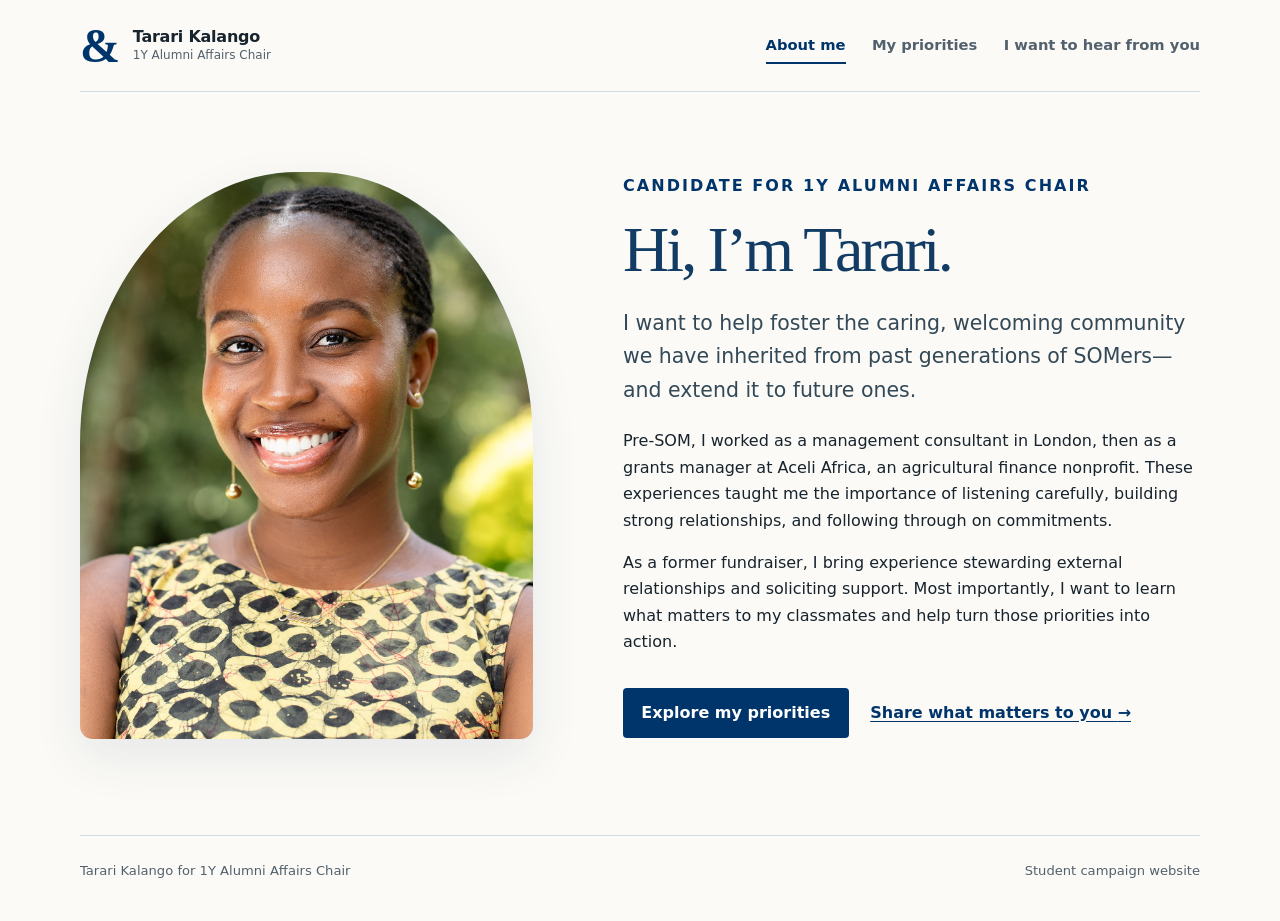
<file: index.html>
<!doctype html>
<html lang="en">
<head>
  <meta charset="utf-8">
  <meta name="viewport" content="width=device-width, initial-scale=1">
  <meta name="description" content="Meet Tarari Kalango, candidate for 1Y Alumni Affairs Chair.">
  <title>About Tarari | 1Y Alumni Affairs Chair</title>
  <link rel="stylesheet" href="assets/styles.css">
  <script src="assets/site.js" defer></script>
</head>
<body>
  <a class="skip-link" href="#main">Skip to content</a>
  <header class="site-header">
    <a class="brand" href="index.html" aria-label="Tarari Kalango campaign home">
      <span class="brand-mark" aria-hidden="true">&amp;</span>
      <span><strong>Tarari Kalango</strong><small>1Y Alumni Affairs Chair</small></span>
    </a>
    <button class="menu-toggle" type="button" aria-expanded="false" aria-controls="site-nav">Menu</button>
    <nav id="site-nav" class="site-nav" aria-label="Primary navigation">
      <a href="index.html" aria-current="page">About me</a>
      <a href="priorities.html">My priorities</a>
      <a href="feedback.html">I want to hear from you</a>
    </nav>
  </header>

  <main id="main">
    <section class="hero about-grid">
      <div class="portrait-frame">
        <img src="assets/E698EF66-FDB8-4934-9797-9FAAE15C88FA_1_105_c.jpeg" alt="Tarari Kalango smiling outdoors">
      </div>
      <div class="hero-copy">
        <p class="eyebrow">Candidate for 1Y Alumni Affairs Chair</p>
        <h1>Hi, I’m Tarari.</h1>
        <p class="lede">I want to help foster the caring, welcoming community we have inherited from past generations of SOMers—and extend it to future ones.</p>
        <p>Pre-SOM, I worked as a management consultant in London, then as a grants manager at Aceli Africa, an agricultural finance nonprofit. These experiences taught me the importance of listening carefully, building strong relationships, and following through on commitments.</p>
        <p>As a former fundraiser, I bring experience stewarding external relationships and soliciting support. Most importantly, I want to learn what matters to my classmates and help turn those priorities into action.</p>
        <div class="button-row">
          <a class="button" href="priorities.html">Explore my priorities</a>
          <a class="text-link" href="feedback.html">Share what matters to you <span aria-hidden="true">→</span></a>
        </div>
      </div>
    </section>
  </main>

  <footer class="site-footer">
    <p>Tarari Kalango for 1Y Alumni Affairs Chair</p>
    <p class="fine-print">Student campaign website</p>
  </footer>
</body>
</html>
</file>
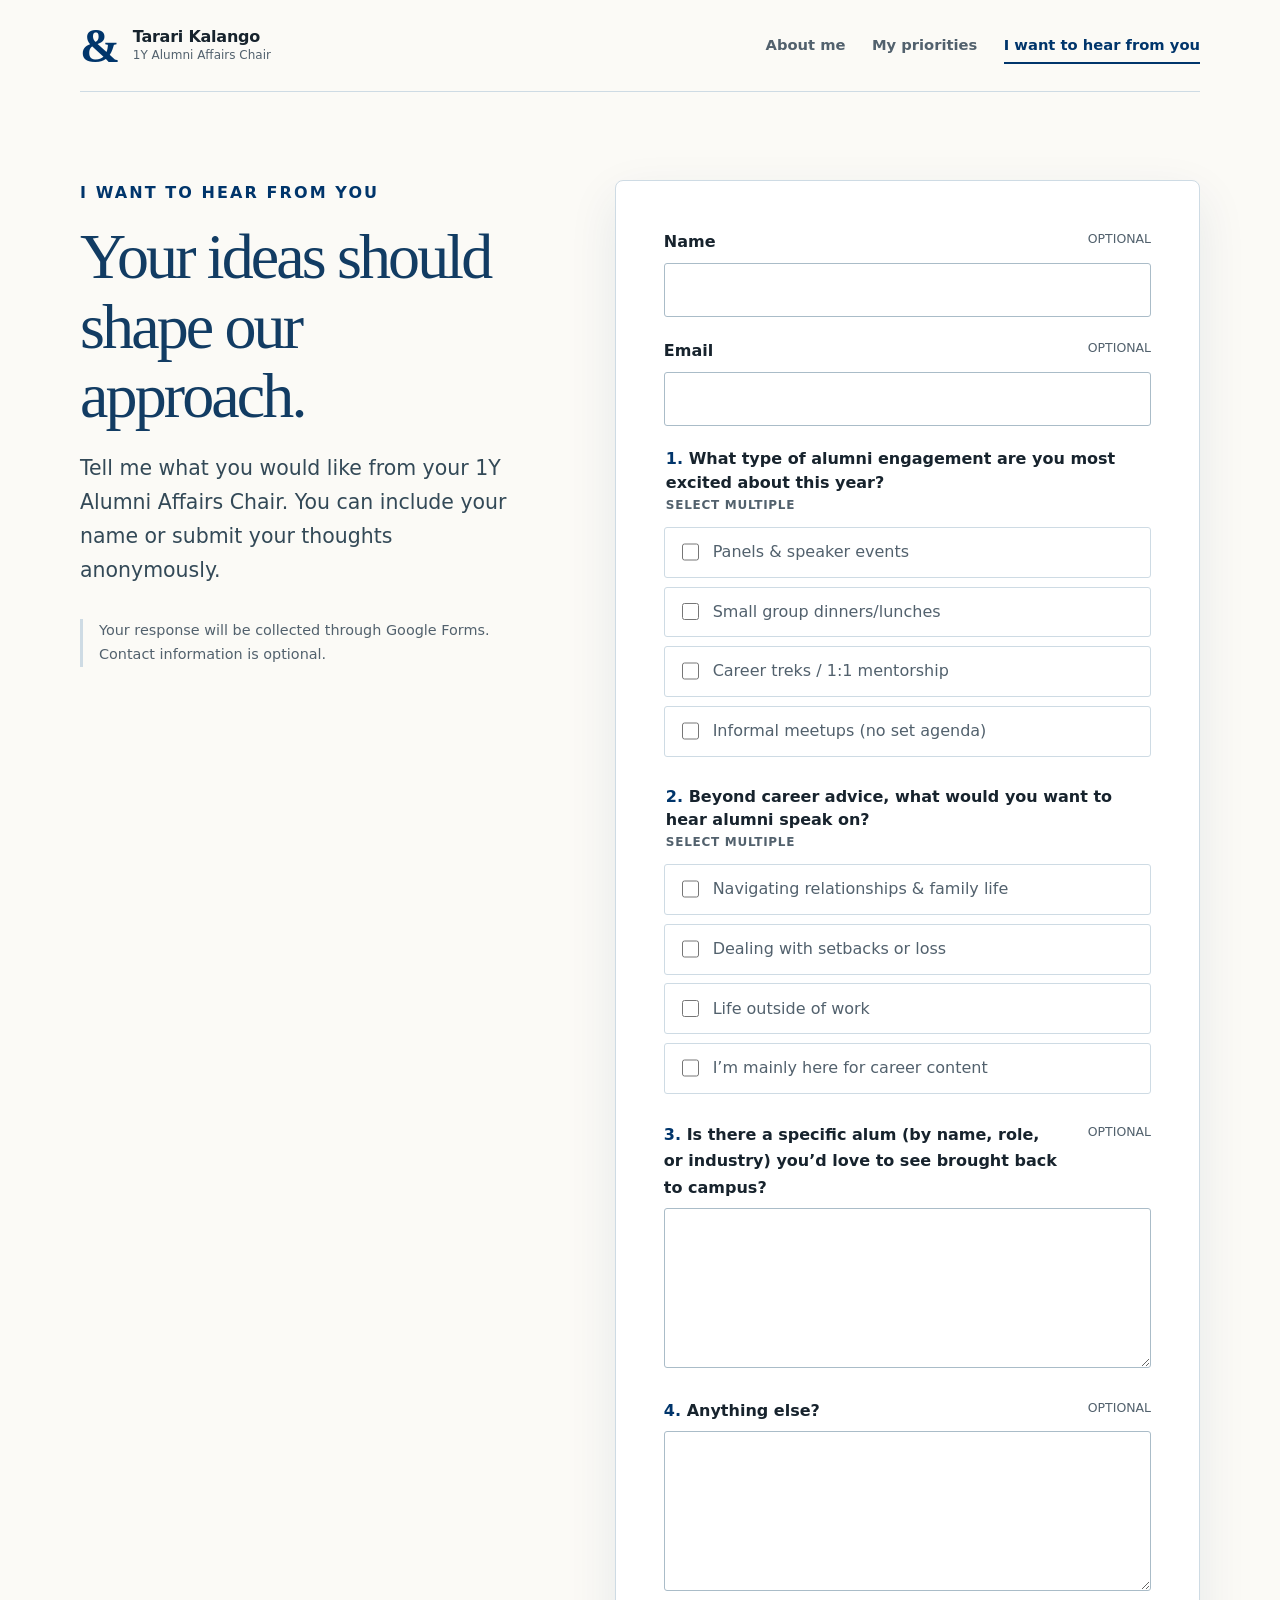
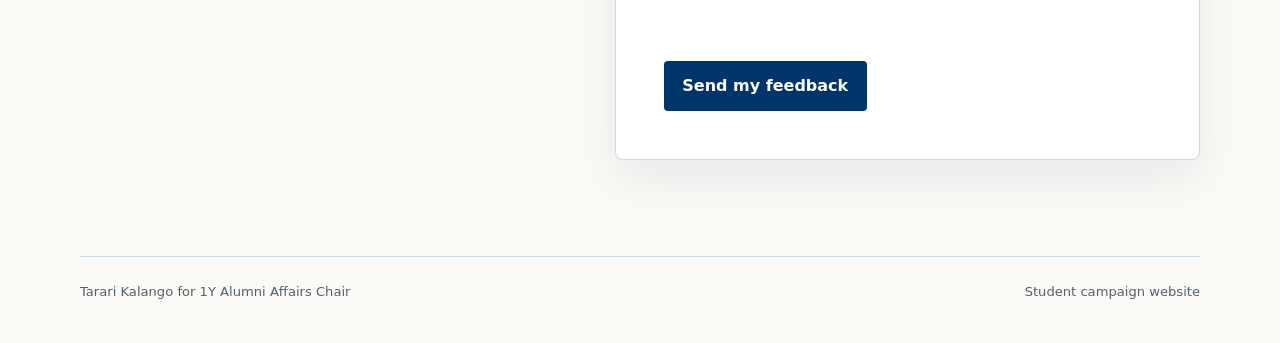
<file: feedback.html>
<!doctype html>
<html lang="en">
<head>
  <meta charset="utf-8">
  <meta name="viewport" content="width=device-width, initial-scale=1">
  <meta name="description" content="Share your ideas with Tarari Kalango's campaign for 1Y Alumni Affairs Chair.">
  <title>I Want to Hear from You | Tarari Kalango</title>
  <link rel="stylesheet" href="assets/styles.css">
  <script src="assets/site.js" defer></script>
</head>
<body>
  <a class="skip-link" href="#main">Skip to content</a>
  <header class="site-header">
    <a class="brand" href="index.html" aria-label="Tarari Kalango campaign home">
      <span class="brand-mark" aria-hidden="true">&amp;</span>
      <span><strong>Tarari Kalango</strong><small>1Y Alumni Affairs Chair</small></span>
    </a>
    <button class="menu-toggle" type="button" aria-expanded="false" aria-controls="site-nav">Menu</button>
    <nav id="site-nav" class="site-nav" aria-label="Primary navigation">
      <a href="index.html">About me</a>
      <a href="priorities.html">My priorities</a>
      <a href="feedback.html" aria-current="page">I want to hear from you</a>
    </nav>
  </header>

  <main id="main">
    <section class="feedback-layout">
      <div class="feedback-copy">
        <p class="eyebrow">I want to hear from you</p>
        <h1>Your ideas should shape our approach.</h1>
        <p class="lede">Tell me what you would like from your 1Y Alumni Affairs Chair. You can include your name or submit your thoughts anonymously.</p>
        <p class="privacy-note">Your response will be collected through Google Forms. Contact information is optional.</p>
      </div>

      <form class="feedback-form" id="feedback-form" action="https://docs.google.com/forms/d/e/1FAIpQLSfs0d7WGCfWhAXiCl4gSBvQcNwo3WKQSQJR7lwbs8auh52cKQ/formResponse" method="post" target="google-form-response">
        <div class="field">
          <label for="name">Name <span class="optional">Optional</span></label>
          <input id="name" name="entry.30404053" type="text" autocomplete="name">
        </div>
        <div class="field">
          <label for="email">Email <span class="optional">Optional</span></label>
          <input id="email" name="entry.1923024287" type="email" autocomplete="email" inputmode="email">
        </div>
        <fieldset class="choice-group" data-required-group>
          <legend><span class="question-number">1.</span> What type of alumni engagement are you most excited about this year? <span class="instruction">Select multiple</span></legend>
          <div class="choice-list">
            <label class="checkbox-field"><input name="entry.2042045239" type="checkbox" value="Panels &amp; speaker events"><span>Panels &amp; speaker events</span></label>
            <label class="checkbox-field"><input name="entry.2042045239" type="checkbox" value="Small group dinners/lunches"><span>Small group dinners/lunches</span></label>
            <label class="checkbox-field"><input name="entry.2042045239" type="checkbox" value="Career treks / 1:1 mentorship"><span>Career treks / 1:1 mentorship</span></label>
            <label class="checkbox-field"><input name="entry.2042045239" type="checkbox" value="Informal meetups (no set agenda)"><span>Informal meetups (no set agenda)</span></label>
          </div>
        </fieldset>

        <fieldset class="choice-group" data-required-group>
          <legend><span class="question-number">2.</span> Beyond career advice, what would you want to hear alumni speak on? <span class="instruction">Select multiple</span></legend>
          <div class="choice-list">
            <label class="checkbox-field"><input name="entry.478680034" type="checkbox" value="Navigating relationships &amp; family life"><span>Navigating relationships &amp; family life</span></label>
            <label class="checkbox-field"><input name="entry.478680034" type="checkbox" value="Dealing with setbacks or loss"><span>Dealing with setbacks or loss</span></label>
            <label class="checkbox-field"><input name="entry.478680034" type="checkbox" value="Life outside of work"><span>Life outside of work</span></label>
            <label class="checkbox-field"><input name="entry.478680034" type="checkbox" value="I'm mainly here for career content"><span>I’m mainly here for career content</span></label>
          </div>
        </fieldset>

        <div class="field">
          <label for="alum"><span class="field-question"><span class="question-number">3.</span> Is there a specific alum (by name, role, or industry) you’d love to see brought back to campus?</span> <span class="optional">Optional</span></label>
          <textarea id="alum" name="entry.753703337" rows="5"></textarea>
        </div>
        <div class="field">
          <label for="anything-else"><span class="field-question"><span class="question-number">4.</span> Anything else?</span> <span class="optional">Optional</span></label>
          <textarea id="anything-else" name="entry.681884323" rows="5"></textarea>
        </div>
        <p class="form-status" id="form-status" role="status" aria-live="polite"></p>
        <button class="button" type="submit">Send my feedback</button>
      </form>
      <iframe class="submission-frame" name="google-form-response" title="Google Forms submission response"></iframe>
    </section>
  </main>

  <footer class="site-footer">
    <p>Tarari Kalango for 1Y Alumni Affairs Chair</p>
    <p class="fine-print">Student campaign website</p>
  </footer>
</body>
</html>
</file>
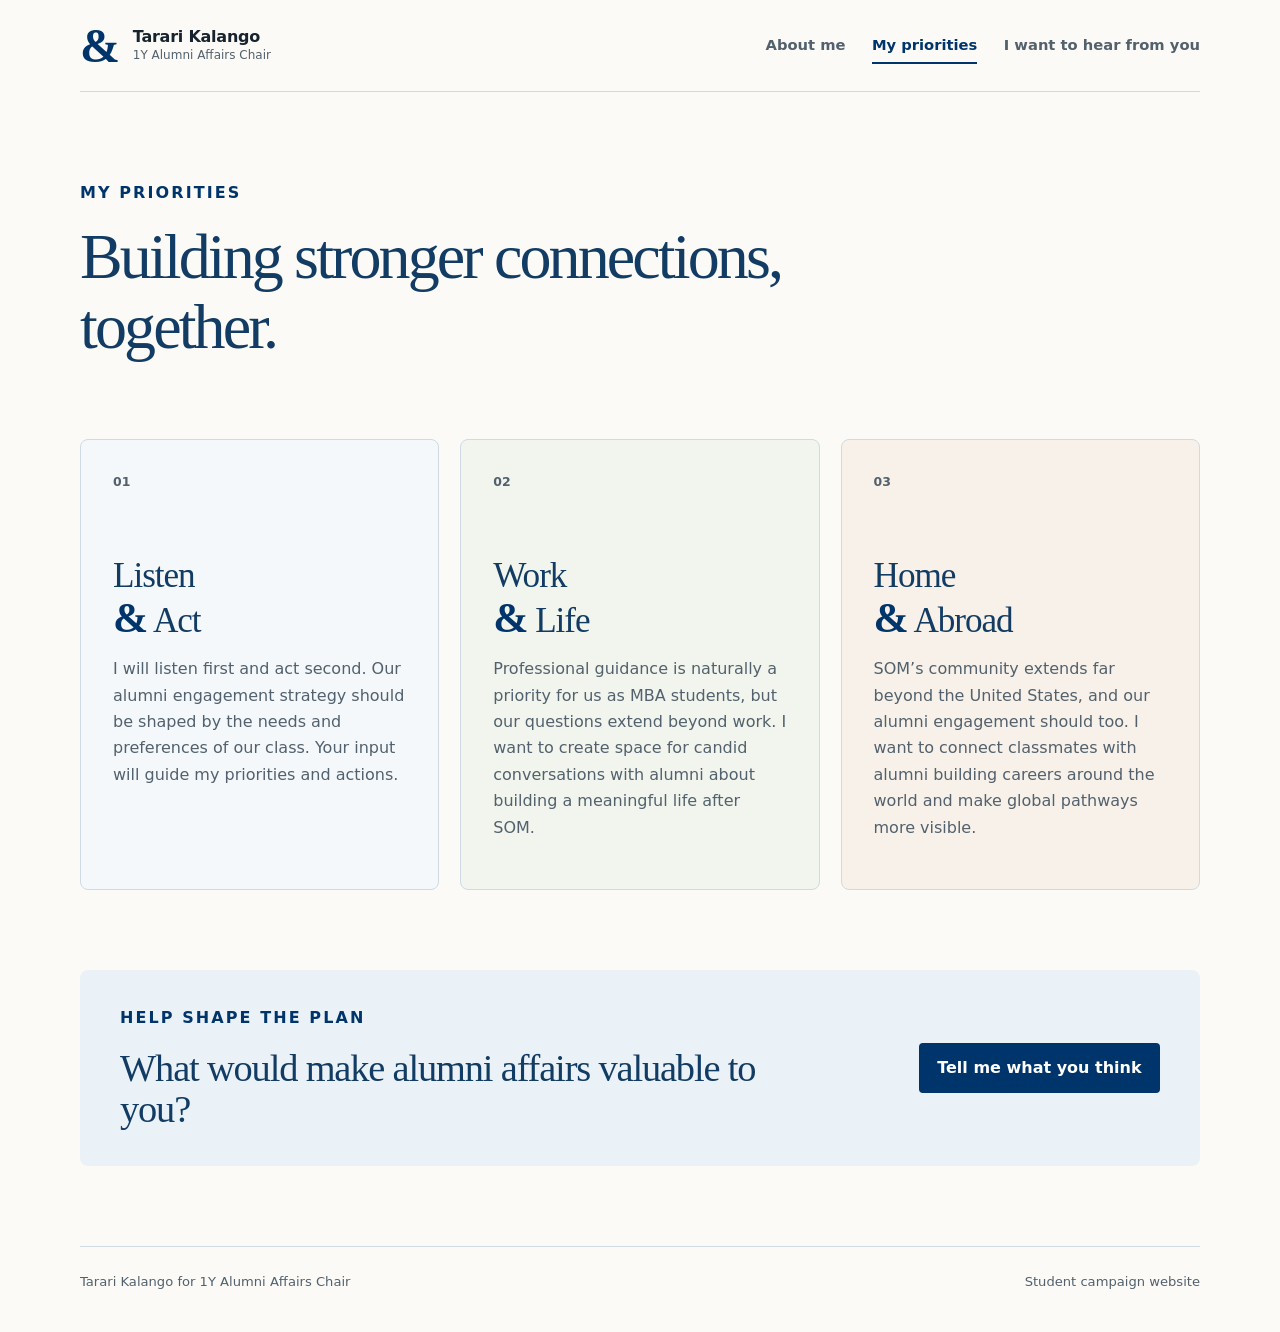
<file: priorities.html>
<!doctype html>
<html lang="en">
<head>
  <meta charset="utf-8">
  <meta name="viewport" content="width=device-width, initial-scale=1">
  <meta name="description" content="Tarari Kalango's priorities for 1Y Alumni Affairs Chair.">
  <title>My Priorities | Tarari Kalango</title>
  <link rel="stylesheet" href="assets/styles.css">
  <script src="assets/site.js" defer></script>
</head>
<body>
  <a class="skip-link" href="#main">Skip to content</a>
  <header class="site-header">
    <a class="brand" href="index.html" aria-label="Tarari Kalango campaign home">
      <span class="brand-mark" aria-hidden="true">&amp;</span>
      <span><strong>Tarari Kalango</strong><small>1Y Alumni Affairs Chair</small></span>
    </a>
    <button class="menu-toggle" type="button" aria-expanded="false" aria-controls="site-nav">Menu</button>
    <nav id="site-nav" class="site-nav" aria-label="Primary navigation">
      <a href="index.html">About me</a>
      <a href="priorities.html" aria-current="page">My priorities</a>
      <a href="feedback.html">I want to hear from you</a>
    </nav>
  </header>

  <main id="main">
    <section class="page-intro">
      <p class="eyebrow">My priorities</p>
      <h1>Building stronger connections, together.</h1>
    </section>

    <section class="priority-list" aria-label="Campaign priorities">
      <article class="priority-card">
        <span class="priority-number" aria-hidden="true">01</span>
        <h2>Listen<br><span class="som-amp" aria-label="and">&amp;</span> Act</h2>
        <p>I will listen first and act second. Our alumni engagement strategy should be shaped by the needs and preferences of our class. Your input will guide my priorities and actions.</p>
      </article>
      <article class="priority-card">
        <span class="priority-number" aria-hidden="true">02</span>
        <h2>Work<br><span class="som-amp" aria-label="and">&amp;</span> Life</h2>
        <p>Professional guidance is naturally a priority for us as MBA students, but our questions extend beyond work. I want to create space for candid conversations with alumni about building a meaningful life after SOM.</p>
      </article>
      <article class="priority-card">
        <span class="priority-number" aria-hidden="true">03</span>
        <h2>Home<br><span class="som-amp" aria-label="and">&amp;</span> Abroad</h2>
        <p>SOM’s community extends far beyond the United States, and our alumni engagement should too. I want to connect classmates with alumni building careers around the world and make global pathways more visible.</p>
      </article>
    </section>

    <aside class="callout">
      <div>
        <p class="eyebrow">Help shape the plan</p>
        <h2>What would make alumni affairs valuable to you?</h2>
      </div>
      <a class="button" href="feedback.html">Tell me what you think</a>
    </aside>
  </main>

  <footer class="site-footer">
    <p>Tarari Kalango for 1Y Alumni Affairs Chair</p>
    <p class="fine-print">Student campaign website</p>
  </footer>
</body>
</html>
</file>
<file: assets/styles.css>
:root {
  --yale-blue: #00356b;
  --blue-ink: #123c63;
  --blue-pale: #eaf2f7;
  --blue-mist: #f4f8fb;
  --cream: #fbfaf6;
  --ink: #17232d;
  --muted: #52616d;
  --line: #cedbe4;
  --white: #ffffff;
  --max-width: 1120px;
  --shadow: 0 18px 50px rgba(18, 60, 99, 0.09);
}

* { box-sizing: border-box; }

html { scroll-behavior: smooth; }

body {
  margin: 0;
  color: var(--ink);
  background: var(--cream);
  font-family: Inter, ui-sans-serif, system-ui, -apple-system, BlinkMacSystemFont, "Segoe UI", sans-serif;
  line-height: 1.65;
}

a { color: inherit; }

img { display: block; max-width: 100%; }

.skip-link {
  position: fixed;
  left: 1rem;
  top: -5rem;
  z-index: 100;
  padding: 0.7rem 1rem;
  background: var(--yale-blue);
  color: var(--white);
}

.skip-link:focus { top: 1rem; }

.site-header {
  width: min(calc(100% - 3rem), var(--max-width));
  min-height: 92px;
  margin: 0 auto;
  display: flex;
  align-items: center;
  justify-content: space-between;
  gap: 2rem;
  border-bottom: 1px solid var(--line);
}

.brand {
  display: inline-flex;
  align-items: center;
  gap: 0.8rem;
  text-decoration: none;
  line-height: 1.15;
}

.brand-mark {
  color: var(--yale-blue);
  font-family: Georgia, "Times New Roman", serif;
  font-size: 3rem;
  font-weight: 700;
  line-height: 1;
}

.brand strong, .brand small { display: block; }
.brand strong { letter-spacing: -0.015em; }
.brand small { margin-top: 0.2rem; color: var(--muted); font-size: 0.75rem; }

.site-nav { display: flex; align-items: center; gap: 1.65rem; }

.site-nav a {
  position: relative;
  padding: 0.6rem 0;
  color: var(--muted);
  font-size: 0.92rem;
  font-weight: 650;
  text-decoration: none;
}

.site-nav a:hover, .site-nav a[aria-current="page"] { color: var(--yale-blue); }

.site-nav a[aria-current="page"]::after {
  content: "";
  position: absolute;
  left: 0;
  right: 0;
  bottom: 0.2rem;
  height: 2px;
  background: var(--yale-blue);
}

.menu-toggle {
  display: none;
  border: 1px solid var(--line);
  border-radius: 999px;
  padding: 0.55rem 0.85rem;
  background: var(--white);
  color: var(--ink);
  font: inherit;
  font-weight: 700;
}

main { width: min(calc(100% - 3rem), var(--max-width)); margin: 0 auto; }

.hero {
  min-height: calc(100vh - 190px);
  padding: 5rem 0 6rem;
  align-items: center;
}

.about-grid { display: grid; grid-template-columns: minmax(280px, 0.88fr) 1.12fr; gap: clamp(3rem, 7vw, 7rem); }

.portrait-frame {
  position: relative;
  overflow: hidden;
  aspect-ratio: 4 / 5;
  border-radius: 48% 48% 0.8rem 0.8rem;
  background: var(--blue-pale);
  box-shadow: var(--shadow);
}

.portrait-frame::before {
  content: "&";
  position: absolute;
  right: -0.15em;
  bottom: -0.5em;
  z-index: 0;
  color: rgba(0, 53, 107, 0.08);
  font: 700 22rem/1 Georgia, serif;
}

.portrait-frame img { position: relative; z-index: 1; width: 100%; height: 100%; object-fit: cover; }

.eyebrow {
  margin: 0 0 1rem;
  color: var(--yale-blue);
  font-size: 1rem;
  font-weight: 800;
  letter-spacing: 0.13em;
  text-transform: uppercase;
}

h1, h2 { margin-top: 0; color: var(--blue-ink); font-family: Georgia, "Times New Roman", serif; font-weight: 500; line-height: 1.08; }
h1 { max-width: 760px; margin-bottom: 1.4rem; font-size: clamp(2.8rem, 5vw, 4.5rem); letter-spacing: -0.045em; }
h2 { font-size: clamp(2rem, 4vw, 3.2rem); letter-spacing: -0.03em; }

.lede { max-width: 720px; color: #334957; font-size: clamp(1.1rem, 1.8vw, 1.28rem); }
.hero-copy > p:not(.eyebrow) { max-width: 650px; }

.button-row { display: flex; align-items: center; flex-wrap: wrap; gap: 1.35rem; margin-top: 2rem; }

.button {
  display: inline-flex;
  align-items: center;
  justify-content: center;
  min-height: 48px;
  border: 0;
  border-radius: 4px;
  padding: 0.75rem 1.15rem;
  background: var(--yale-blue);
  color: var(--white);
  font: inherit;
  font-weight: 750;
  text-decoration: none;
  cursor: pointer;
}

.button:hover { background: var(--blue-ink); }
.text-link { color: var(--yale-blue); font-weight: 750; text-underline-offset: 0.2em; }

.page-intro { padding: 5.5rem 0 3.5rem; }
.page-intro h1 { max-width: 900px; }

.priority-list { display: grid; grid-template-columns: repeat(3, 1fr); gap: 1.3rem; padding-bottom: 5rem; }

.priority-card {
  min-height: 360px;
  padding: 2rem;
  display: flex;
  flex-direction: column;
  border: 1px solid var(--line);
  border-radius: 0.5rem;
  background: var(--blue-mist);
}

.priority-card:nth-child(2) { background: #f2f5ed; }
.priority-card:nth-child(3) { background: #f7f1e9; }
.priority-number { display: block; margin-bottom: 4rem; color: var(--muted); font-size: 0.78rem; font-weight: 800; }
.priority-card h2 { margin-bottom: 1rem; font-size: clamp(1.75rem, 2.75vw, 2.5rem); white-space: nowrap; }
.priority-card p { margin-top: 0; color: var(--muted); }

.som-amp { display: inline-block; color: var(--yale-blue); font-size: 1.2em; font-weight: 700; }

.callout {
  margin-bottom: 5rem;
  padding: 2.2rem 2.5rem;
  display: flex;
  align-items: center;
  justify-content: space-between;
  gap: 2rem;
  border-radius: 0.5rem;
  background: var(--blue-pale);
}

.callout h2 { max-width: 700px; margin-bottom: 0; font-size: clamp(1.8rem, 3vw, 2.8rem); }

.feedback-layout { display: grid; grid-template-columns: 0.85fr 1.15fr; gap: clamp(3rem, 8vw, 8rem); padding: 5.5rem 0 6rem; }
.privacy-note { margin-top: 2rem; padding-left: 1rem; border-left: 3px solid var(--line); color: var(--muted); font-size: 0.9rem; }

.feedback-form { padding: clamp(1.5rem, 4vw, 3rem); border: 1px solid var(--line); border-radius: 0.5rem; background: var(--white); box-shadow: var(--shadow); }
.field { margin-bottom: 1.35rem; }
.field label { display: flex; justify-content: space-between; gap: 1rem; margin-bottom: 0.45rem; font-weight: 750; }
.field label .optional { color: var(--muted); font-size: 0.78rem; font-weight: 500; text-transform: uppercase; }
.field-question { max-width: 82%; }

input[type="text"], input[type="email"], textarea {
  width: 100%;
  border: 1px solid #aabcc8;
  border-radius: 3px;
  padding: 0.8rem;
  background: var(--white);
  color: var(--ink);
  font: inherit;
}

textarea { resize: vertical; }
input:focus, textarea:focus, button:focus-visible, a:focus-visible { outline: 3px solid rgba(0, 82, 155, 0.28); outline-offset: 2px; }
.choice-group { min-width: 0; margin: 0 0 1.75rem; padding: 0; border: 0; }
.choice-group legend { margin-bottom: 0.8rem; color: var(--ink); font-weight: 750; line-height: 1.45; }
.choice-group.has-error { margin-inline: -0.75rem; padding: 0.75rem; border: 1px solid #b64a3a; border-radius: 4px; }
.question-number { color: var(--yale-blue); }
.instruction { display: block; margin-top: 0.2rem; color: var(--muted); font-size: 0.75rem; font-weight: 600; letter-spacing: 0.06em; text-transform: uppercase; }
.choice-list { display: grid; gap: 0.55rem; }
.checkbox-field { display: flex; align-items: flex-start; gap: 0.65rem; margin: 0; padding: 0.7rem 0.8rem; border: 1px solid var(--line); border-radius: 3px; color: var(--muted); cursor: pointer; }
.checkbox-field:hover { border-color: #91a9b9; background: var(--blue-mist); }
.checkbox-field input { width: 1.1rem; height: 1.1rem; margin-top: 0.25rem; accent-color: var(--yale-blue); }
.form-status { min-height: 1.5rem; color: #85372b; font-weight: 650; }
.submission-frame { display: none; }

.site-footer {
  width: min(calc(100% - 3rem), var(--max-width));
  margin: 0 auto;
  padding: 1.5rem 0 2.5rem;
  display: flex;
  justify-content: space-between;
  gap: 2rem;
  border-top: 1px solid var(--line);
  color: var(--muted);
  font-size: 0.82rem;
}

.site-footer p { margin: 0; }

@media (max-width: 980px) {
  .priority-list { grid-template-columns: 1fr; }
  .priority-card { min-height: auto; }
}

@media (max-width: 820px) {
  .site-header { position: relative; min-height: 78px; }
  .menu-toggle { display: inline-flex; }
  .site-nav {
    display: none;
    position: absolute;
    z-index: 20;
    top: calc(100% + 0.5rem);
    left: 0;
    right: 0;
    padding: 0.75rem 1rem;
    flex-direction: column;
    align-items: stretch;
    gap: 0;
    border: 1px solid var(--line);
    border-radius: 0.5rem;
    background: var(--white);
    box-shadow: var(--shadow);
  }
  .site-nav.is-open { display: flex; }
  .site-nav a[aria-current="page"]::after { right: auto; width: 2rem; }
  .hero, .feedback-layout { padding: 3.5rem 0 4rem; }
  .about-grid, .feedback-layout { grid-template-columns: 1fr; gap: 3rem; }
  .portrait-frame { width: min(100%, 460px); }
  .priority-number { margin-bottom: 2rem; }
  .callout { align-items: flex-start; flex-direction: column; }
}

@media (max-width: 520px) {
  .site-header, main, .site-footer { width: min(calc(100% - 2rem), var(--max-width)); }
  .brand small { display: none; }
  .brand-mark { font-size: 2.5rem; }
  .page-intro { padding-top: 3.5rem; }
  .site-footer { flex-direction: column; gap: 0.35rem; }
}

@media (prefers-reduced-motion: reduce) {
  html { scroll-behavior: auto; }
}
</file>
